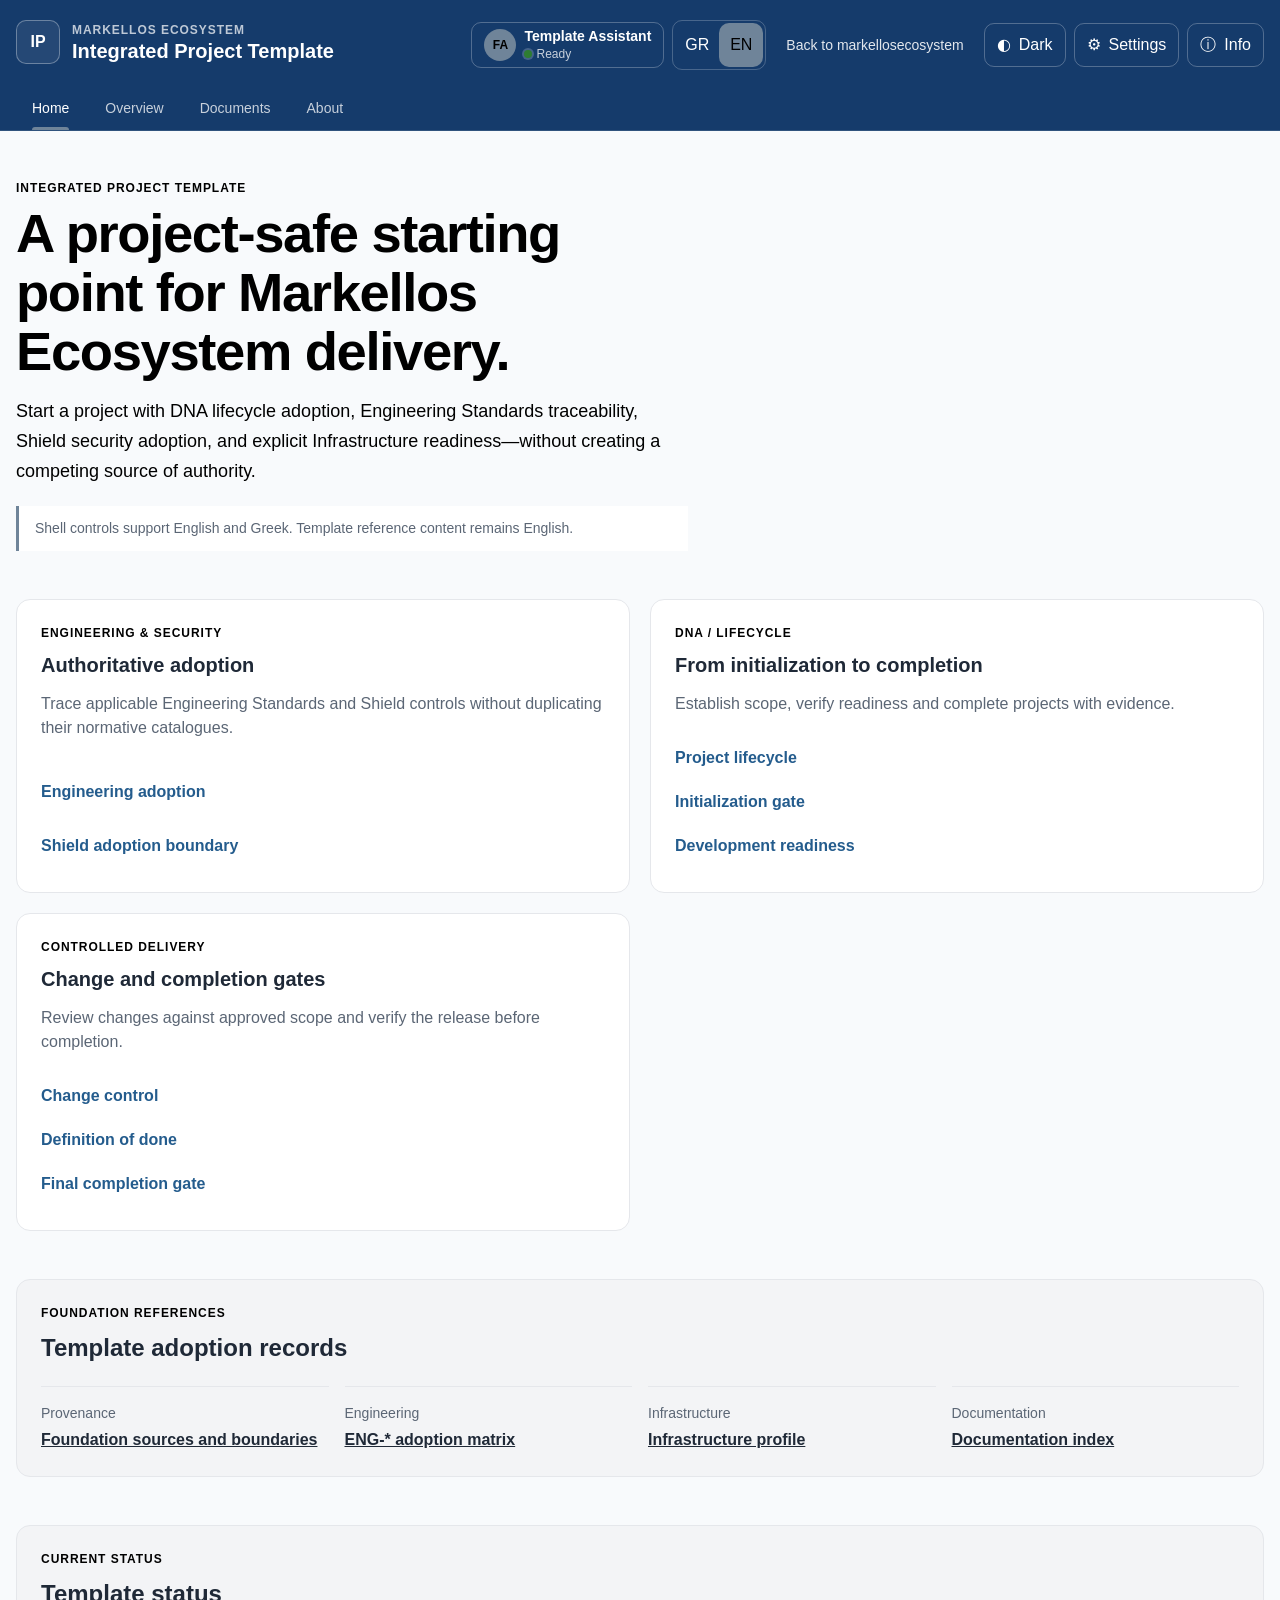
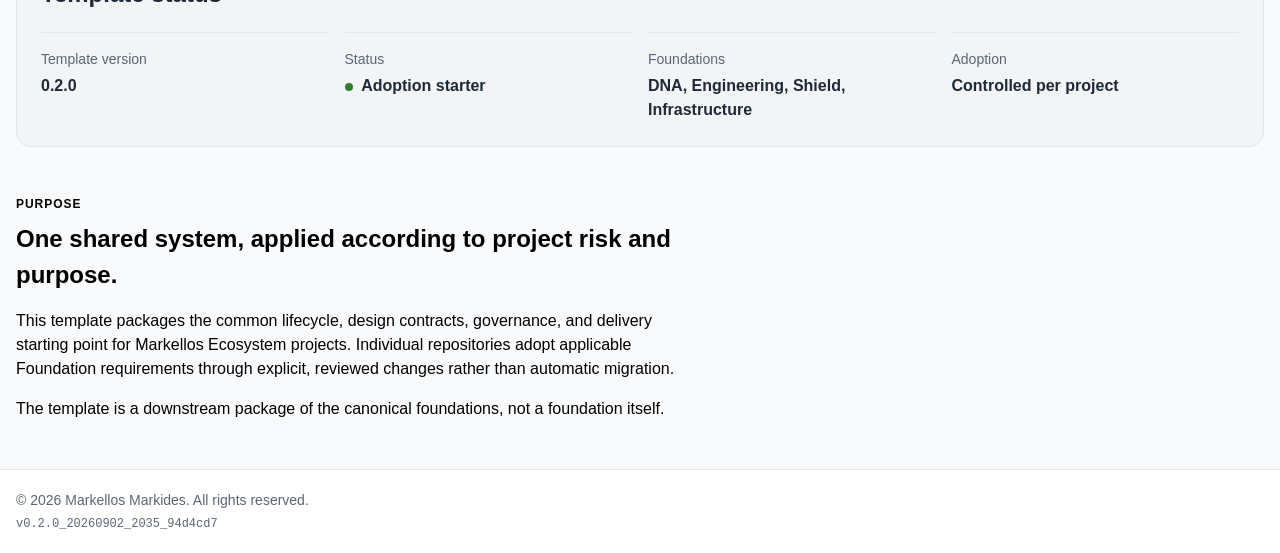
<file: index.html>
<!doctype html>
<html lang="en" data-theme="tech-toolbox" data-color-mode="light" data-font="system" data-text-size="100" data-spacing="comfortable">
<head>
  <meta charset="utf-8">
  <meta name="viewport" content="width=device-width, initial-scale=1">
  <meta name="description" content="Integrated Project Template: a safe adoption starter for DNA, Engineering Standards, Shield, and Infrastructure.">
  <meta name="theme-color" content="#153b6b">
  <meta name="build-version" content="0.2.0">
  <meta name="build-date" content="20260902">
  <meta name="build-time" content="2035">
  <meta name="build-time-zone" content="Europe/Nicosia">
  <meta name="build-commit" content="94d4cd7">
  <title>Integrated Project Template</title>
  <link rel="stylesheet" href="./design-system/tokens/tokens.css">
  <link rel="stylesheet" href="./dashboard.css">
</head>
<body>
  <header class="site-header">
    <div class="header-inner">
      <div class="identity-row">
        <a class="brand-lockup" href="#home" data-i18n-aria-label="dashboardHome" aria-label="Dashboard home">
          <span class="brand-mark" aria-hidden="true">IP</span>
          <span class="brand-copy">
            <span class="project-label">MARKELLOS ECOSYSTEM</span>
            <span class="project-name">Integrated Project Template</span>
          </span>
        </a>

        <div id="header-utilities" class="header-actions" role="group" data-i18n-aria-label="dashboardUtilities" aria-label="Dashboard utilities">
          <button id="assistant-button" class="assistant-button" type="button" aria-haspopup="dialog" aria-controls="assistant-dialog">
            <span class="assistant-avatar" aria-hidden="true">FA</span>
            <span class="assistant-copy">
              <span class="assistant-name" data-i18n="assistantName">Template Assistant</span>
              <span class="assistant-presence">
                <span class="assistant-status-dot" aria-hidden="true"></span>
                <span data-i18n="assistantStatus">Ready</span>
              </span>
            </span>
          </button>

          <div class="language-selector" role="group" data-i18n-aria-label="language" aria-label="Language">
            <button id="language-gr" class="language-button" type="button" data-language="el" data-i18n-aria-label="greekLanguage" aria-label="Greek" aria-pressed="false">GR</button>
            <button id="language-en" class="language-button" type="button" data-language="en" data-i18n-aria-label="englishLanguage" aria-label="English" aria-pressed="true">EN</button>
          </div>

          <a id="ecosystem-link" class="ecosystem-link" href="https://markellosecosystem.com/">Back to markellosecosystem</a>

          <button id="theme-toggle" class="header-control" type="button" aria-pressed="false">
            <span aria-hidden="true">◐</span>
            <span data-theme-toggle-label>Dark</span>
          </button>

          <button id="settings-button" class="header-control" type="button" aria-haspopup="dialog" aria-controls="settings-dialog">
            <span aria-hidden="true">⚙</span>
            <span data-i18n="settings">Settings</span>
          </button>

          <button id="info-button" class="header-control" type="button" aria-haspopup="dialog" aria-controls="info-dialog">
            <span aria-hidden="true">ⓘ</span>
            <span data-i18n="info">Info</span>
          </button>
        </div>
      </div>

      <div class="navigation-row">
        <button class="menu-button" type="button" aria-expanded="false" aria-controls="primary-navigation">
          <span aria-hidden="true">☰</span>
          <span data-i18n="navigation">Navigation</span>
        </button>
        <nav id="primary-navigation" class="primary-nav" data-i18n-aria-label="primaryNavigation" aria-label="Primary navigation">
          <a class="nav-link is-active" href="#home" data-i18n="home">Home</a>
          <a class="nav-link" href="#overview" data-i18n="overview">Overview</a>
          <a class="nav-link" href="#documents" data-i18n="documents">Documents</a>
          <a class="nav-link" href="#about" data-i18n="about">About</a>
        </nav>
      </div>
    </div>
  </header>

  <main id="home" class="main-content">
    <section class="hero" aria-labelledby="page-title">
      <p class="eyebrow">INTEGRATED PROJECT TEMPLATE</p>
      <h1 id="page-title">A project-safe starting point for Markellos Ecosystem delivery.</h1>
      <p class="hero-copy">
        Start a project with DNA lifecycle adoption, Engineering Standards traceability, Shield security adoption, and explicit Infrastructure readiness—without creating a competing source of authority.
      </p>
      <p id="language-status" class="shell-notice" role="status" aria-live="polite">
        Shell controls support English and Greek. Template reference content remains English.
      </p>
    </section>

    <section id="overview" class="card-grid" aria-label="Integrated template foundations and lifecycle">
      <article class="dashboard-card">
        <p class="card-label">ENGINEERING & SECURITY</p>
        <h2>Authoritative adoption</h2>
        <p>Trace applicable Engineering Standards and Shield controls without duplicating their normative catalogues.</p>
        <a class="card-link" href="./engineering/requirements/ENG_ADOPTION_MATRIX.md">Engineering adoption</a>
        <a class="card-link" href="./security/baseline/README.md">Shield adoption boundary</a>
      </article>
      <article class="dashboard-card">
        <p class="card-label">DNA / LIFECYCLE</p>
        <h2>From initialization to completion</h2>
        <p>Establish scope, verify readiness and complete projects with evidence.</p>
        <a class="card-link" href="./FRAMEWORK.md">Project lifecycle</a>
        <a class="card-link" href="./checklists/INITIALIZATION_GATE.md">Initialization gate</a>
        <a class="card-link" href="./checklists/DEVELOPMENT_READINESS.md">Development readiness</a>
      </article>
      <article class="dashboard-card">
        <p class="card-label">CONTROLLED DELIVERY</p>
        <h2>Change and completion gates</h2>
        <p>Review changes against approved scope and verify the release before completion.</p>
        <a class="card-link" href="./CHANGE_CONTROL.md">Change control</a>
        <a class="card-link" href="./DEFINITION_OF_DONE.md">Definition of done</a>
        <a class="card-link" href="./checklists/FINAL_COMPLETION_GATE.md">Final completion gate</a>
      </article>
    </section>

    <section id="documents" class="status-panel" aria-labelledby="documents-title">
      <div>
        <p class="eyebrow">FOUNDATION REFERENCES</p>
        <h2 id="documents-title">Template adoption records</h2>
      </div>
      <dl class="status-list">
        <div>
          <dt>Provenance</dt>
          <dd><a href="./FOUNDATION_SOURCES.md">Foundation sources and boundaries</a></dd>
        </div>
        <div>
          <dt>Engineering</dt>
          <dd><a href="./engineering/requirements/ENG_ADOPTION_MATRIX.md">ENG-* adoption matrix</a></dd>
        </div>
        <div>
          <dt>Infrastructure</dt>
          <dd><a href="./docs/infrastructure/INFRASTRUCTURE_PROFILE.md">Infrastructure profile</a></dd>
        </div>
        <div>
          <dt>Documentation</dt>
          <dd><a href="./docs/INDEX.md">Documentation index</a></dd>
        </div>
      </dl>
    </section>

    <section id="status" class="status-panel" aria-labelledby="status-title">
      <div>
        <p class="eyebrow">CURRENT STATUS</p>
        <h2 id="status-title">Template status</h2>
      </div>
      <dl class="status-list">
        <div>
          <dt>Template version</dt>
          <dd>0.2.0</dd>
        </div>
        <div>
          <dt>Status</dt>
          <dd><span class="status-dot" aria-hidden="true"></span> Adoption starter</dd>
        </div>
        <div>
          <dt>Foundations</dt>
          <dd>DNA, Engineering, Shield, Infrastructure</dd>
        </div>
        <div>
          <dt>Adoption</dt>
          <dd>Controlled per project</dd>
        </div>
      </dl>
    </section>

    <section id="about" class="simple-section" aria-labelledby="about-title">
      <p class="eyebrow">PURPOSE</p>
      <h2 id="about-title">One shared system, applied according to project risk and purpose.</h2>
      <p>
        This template packages the common lifecycle, design contracts, governance, and delivery starting point for Markellos Ecosystem projects. Individual repositories adopt applicable Foundation requirements through explicit, reviewed changes rather than automatic migration.
      </p>
      <p>The template is a downstream package of the canonical foundations, not a foundation itself.</p>
    </section>
  </main>

  <footer class="site-footer">
    <div class="footer-inner">
      <p class="footer-line" data-footer-line="copyright">© <span id="current-year">2026</span> Markellos Markides. All rights reserved.</p>
      <p class="footer-line build-id" data-footer-line="build" data-build-id data-i18n-aria-label="versionInformation" aria-label="Version information">v0.2.0_20260902_2035_94d4cd7</p>
    </div>
  </footer>

  <dialog id="assistant-dialog" class="shell-dialog" aria-labelledby="assistant-dialog-title">
    <div class="dialog-header">
      <div>
        <p class="dialog-eyebrow" data-i18n="assistantLabel">PROJECT ASSISTANT</p>
        <h2 id="assistant-dialog-title" data-i18n="assistantName">Template Assistant</h2>
      </div>
      <button class="dialog-close" type="button" data-close-dialog data-i18n-aria-label="closeAssistant" aria-label="Close Template Assistant">×</button>
    </div>
    <div class="assistant-panel">
      <span class="assistant-avatar assistant-avatar-large" aria-hidden="true">FA</span>
      <div>
        <p class="assistant-dialog-status"><span class="assistant-status-dot" aria-hidden="true"></span><span data-i18n="assistantStatus">Ready</span></p>
        <p data-i18n="assistantPlaceholder">Integrated template assistant. No external Assistant backend is connected.</p>
      </div>
    </div>
  </dialog>

  <dialog id="settings-dialog" class="shell-dialog" aria-labelledby="settings-dialog-title">
    <div class="dialog-header">
      <div>
        <p class="dialog-eyebrow" data-i18n="appearance">APPEARANCE</p>
        <h2 id="settings-dialog-title" data-i18n="settings">Settings</h2>
      </div>
      <button class="dialog-close" type="button" data-close-dialog data-i18n-aria-label="closeSettings" aria-label="Close Settings">×</button>
    </div>

    <div class="settings-grid">
      <label class="setting-field" for="accent-color">
        <span data-i18n="accentColour">Accent colour</span>
        <span class="color-control"><input id="accent-color" type="color" value="#6f8499"><output id="accent-value" for="accent-color">#6F8499</output></span>
      </label>

      <label class="setting-field" for="background-color">
        <span data-i18n="backgroundColour">Background colour</span>
        <span class="color-control"><input id="background-color" type="color" value="#f8fafc"><output id="background-value" for="background-color">#F8FAFC</output></span>
      </label>

      <label class="setting-field" for="font-choice">
        <span data-i18n="font">Font</span>
        <select id="font-choice">
          <option value="system" data-i18n="fontSystem">System sans</option>
          <option value="humanist" data-i18n="fontHumanist">Humanist sans</option>
          <option value="serif" data-i18n="fontSerif">Readable serif</option>
        </select>
      </label>

      <label class="setting-field" for="text-size">
        <span data-i18n="textSize">Text size</span>
        <select id="text-size">
          <option value="100" data-i18n="textStandard">Standard</option>
          <option value="112.5" data-i18n="textLarge">Large</option>
          <option value="125" data-i18n="textLarger">Larger</option>
        </select>
      </label>

      <label class="setting-field" for="spacing-choice">
        <span data-i18n="spacing">Spacing</span>
        <select id="spacing-choice">
          <option value="compact" data-i18n="spacingCompact">Compact</option>
          <option value="comfortable" data-i18n="spacingComfortable">Comfortable</option>
          <option value="spacious" data-i18n="spacingSpacious">Spacious</option>
        </select>
      </label>
    </div>

    <p id="appearance-status" class="dialog-status" role="status" aria-live="polite"></p>
    <div class="dialog-actions">
      <button id="reset-appearance" class="secondary-button" type="button" data-i18n="resetAppearance">Reset appearance</button>
      <button class="primary-button" type="button" data-close-dialog data-i18n="close">Close</button>
    </div>
  </dialog>

  <dialog id="info-dialog" class="shell-dialog" aria-labelledby="info-dialog-title">
    <div class="dialog-header">
      <div>
        <p class="dialog-eyebrow">MARKELLOS ECOSYSTEM</p>
        <h2 id="info-dialog-title" data-i18n="info">Info</h2>
      </div>
      <button class="dialog-close" type="button" data-close-dialog data-i18n-aria-label="closeInfo" aria-label="Close Info">×</button>
    </div>

    <div class="info-list">
      <details>
        <summary data-i18n="importantInfo">Important Info</summary>
        <p data-i18n="importantDescription">This site is a project-starter reference for the Markellos Ecosystem foundations.</p>
      </details>
      <details>
        <summary data-i18n="feedback">Feedback</summary>
        <p data-i18n="feedbackDescription">No public feedback channel is configured for this site.</p>
      </details>
      <hr>
      <details>
        <summary data-i18n="license">License</summary>
        <p data-i18n="licenseDescription">Refer to the approved project licensing documentation.</p>
      </details>
      <details>
        <summary data-i18n="privacy">Privacy</summary>
        <p data-i18n="privacyDescription">Appearance preferences are stored locally on this device; no analytics service is configured.</p>
      </details>
      <details>
        <summary data-i18n="analyticsChoices">Analytics choices</summary>
        <p data-i18n="analyticsDescription">No analytics service is configured for this template site.</p>
      </details>
      <details>
        <summary data-i18n="copyrightProtected">Copyright protected</summary>
        <p data-i18n="copyrightDescription">Copyright applies to this template site and related project materials.</p>
      </details>
      <hr>
      <p>© <span data-current-year>2026</span> Markellos Markides. All rights reserved.</p>
      <p class="build-id" data-build-id>v0.2.0_20260902_2035_94d4cd7</p>
    </div>
    <div class="dialog-actions">
      <button class="primary-button" type="button" data-close-dialog data-i18n="close">Close</button>
    </div>
  </dialog>

  <script src="./dashboard.js"></script>
</body>
</html>
</file>
<file: design-system/tokens/tokens.css>
/* Markellos Ecosystem Design Tokens v1.2.0
 * Source of truth: design-system/tokens/tokens.json
 * Do not edit theme values inside application code.
 */

:root {
  color-scheme: light;

  /* Core brand */
  --color-brand-900: #153b6b;
  --color-brand-800: #1d4d79;
  --color-brand-700: #245c8d;
  --color-brand-600: #2f6f9f;
  --color-brand-500: #4f82a8;
  --color-brand-300: #9dbbd1;
  --color-brand-100: #eaf2f8;
  --color-brand-50: #f5f9fc;

  /* Neutral source tokens */
  --color-neutral-950: #111827;
  --color-neutral-900: #1f2937;
  --color-neutral-700: #4b5563;
  --color-neutral-600: #5b6675;
  --color-neutral-500: #6b7280;
  --color-neutral-300: #d1d5db;
  --color-neutral-200: #e5e7eb;
  --color-neutral-100: #f3f4f6;
  --color-neutral-50: #f8fafc;
  --color-neutral-0: #ffffff;

  /* Semantic roles */
  --color-background: #f8fafc;
  --color-surface: #ffffff;
  --color-surface-subtle: #f3f4f6;
  --color-text: #1f2937;
  --color-text-muted: #5b6675;
  --color-border: #e5e7eb;
  --color-success: #2e7d32;
  --color-warning: #a15c00;
  --color-error: #b42318;
  --color-info: #2563eb;
  --color-focus: #0b6ebd;

  /* Default app theme */
  --app-accent: #6f8499;
  --app-accent-strong: #405b73;
  --app-accent-soft: #e9eef2;
  --app-on-accent: #111827;
  --app-on-accent-strong: #ffffff;

  /* Typography */
  --font-sans: Inter, "Noto Sans", "Segoe UI", Roboto, "Helvetica Neue", Arial, sans-serif;
  --font-mono: "JetBrains Mono", SFMono-Regular, Consolas, "Liberation Mono", monospace;
  --font-weight-regular: 400;
  --font-weight-medium: 500;
  --font-weight-semibold: 600;
  --font-weight-bold: 700;
  --font-size-xs: 0.75rem;
  --font-size-sm: 0.875rem;
  --font-size-md: 1rem;
  --font-size-lg: 1.125rem;
  --font-size-xl: 1.25rem;
  --font-size-2xl: 1.5rem;
  --font-size-3xl: 1.875rem;
  --font-size-4xl: 2.25rem;
  --line-height-tight: 1.2;
  --line-height-compact: 1.3;
  --line-height-snug: 1.4;
  --line-height-normal: 1.5;
  --line-height-relaxed: 1.65;

  /* Spacing: 4 px base grid */
  --space-0: 0;
  --space-1: 0.25rem;
  --space-2: 0.5rem;
  --space-3: 0.75rem;
  --space-4: 1rem;
  --space-5: 1.25rem;
  --space-6: 1.5rem;
  --space-8: 2rem;
  --space-10: 2.5rem;
  --space-12: 3rem;
  --space-16: 4rem;
  --space-20: 5rem;

  /* Shape and elevation */
  --radius-sm: 0.375rem;
  --radius-md: 0.625rem;
  --radius-lg: 0.875rem;
  --radius-xl: 1.25rem;
  --radius-pill: 9999px;
  --shadow-sm: 0 1px 3px rgb(17 24 39 / 8%);
  --shadow-md: 0 4px 12px -2px rgb(17 24 39 / 12%);
  --shadow-lg: 0 12px 28px -6px rgb(17 24 39 / 16%);

  /* Sizing */
  --control-sm: 2rem;
  --control-md: 2.5rem;
  --control-lg: 3rem;
  --touch-target-min: 2.75rem;
  --content-narrow: 42rem;
  --content-default: 72rem;
  --content-wide: 90rem;
  --sidebar-compact: 4.5rem;
  --sidebar-default: 15rem;

  /* Motion */
  --duration-fast: 120ms;
  --duration-normal: 200ms;
  --duration-slow: 320ms;
  --easing-standard: cubic-bezier(0.2, 0, 0, 1);
  --easing-enter: cubic-bezier(0, 0, 0.2, 1);
  --easing-exit: cubic-bezier(0.4, 0, 1, 1);
}

[data-theme="tech-toolbox"] {
  --app-accent: #6f8499;
  --app-accent-strong: #405b73;
  --app-accent-soft: #e9eef2;
  --app-on-accent: #111827;
  --app-on-accent-strong: #ffffff;
}

[data-theme="mnemonics"] {
  --app-accent: #2b7a78;
  --app-accent-strong: #1e5c5a;
  --app-accent-soft: #e3f1f0;
  --app-on-accent: #ffffff;
  --app-on-accent-strong: #ffffff;
}

[data-theme="writing"] {
  --app-accent: #6e688a;
  --app-accent-strong: #504b6a;
  --app-accent-soft: #eeecf4;
  --app-on-accent: #ffffff;
  --app-on-accent-strong: #ffffff;
}

[data-theme="chess"] {
  --app-accent: #d9ae20;
  --app-accent-strong: #8b6b00;
  --app-accent-soft: #fff5c7;
  --app-on-accent: #1f2937;
  --app-on-accent-strong: #ffffff;
}

[data-theme="engineering"] {
  --app-accent: #f2c230;
  --app-accent-strong: #2f638c;
  --app-accent-soft: #fff6d6;
  --app-on-accent: #1f2937;
  --app-on-accent-strong: #ffffff;
}

@media (prefers-reduced-motion: reduce) {
  :root {
    --duration-fast: 0ms;
    --duration-normal: 0ms;
    --duration-slow: 0ms;
  }
}
</file>
<file: dashboard.css>
* {
  box-sizing: border-box;
}

html {
  scroll-behavior: smooth;
  font-size: var(--user-text-size, 100%);
}

html[data-color-mode="dark"] {
  color-scheme: dark;
  --color-background: var(--color-neutral-950);
  --color-surface: var(--color-neutral-900);
  --color-surface-subtle: var(--color-neutral-900);
  --color-text: var(--color-neutral-50);
  --color-text-muted: var(--color-neutral-300);
  --color-border: var(--color-neutral-700);
}

html[data-font="system"] body {
  font-family: var(--font-sans);
}

html[data-font="humanist"] body {
  font-family: "Segoe UI", "Noto Sans", var(--font-sans);
}

html[data-font="serif"] body {
  font-family: Georgia, "Noto Serif", serif;
}

html[data-spacing="compact"] {
  --shell-density: 0.8;
}

html[data-spacing="comfortable"] {
  --shell-density: 1;
}

html[data-spacing="spacious"] {
  --shell-density: 1.25;
}

body {
  margin: 0;
  min-width: 0;
  min-height: 100vh;
  display: flex;
  flex-direction: column;
  background: var(--user-background, var(--color-background));
  color: var(--page-text, var(--color-text));
  line-height: var(--line-height-normal);
}

body:has(dialog[open]) {
  overflow: hidden;
}

a {
  color: inherit;
}

button,
select,
input {
  font: inherit;
}

a:focus-visible,
button:focus-visible,
select:focus-visible,
input:focus-visible {
  outline: 3px solid var(--color-focus);
  outline-offset: 3px;
}

button,
a,
select,
input {
  -webkit-tap-highlight-color: transparent;
}

.site-header {
  background: var(--color-brand-900);
  color: var(--color-neutral-0);
  border-bottom: 1px solid rgb(255 255 255 / 12%);
}

.header-inner,
.main-content,
.footer-inner {
  width: min(calc(100% - 2rem), var(--content-wide));
  margin-inline: auto;
}

.header-inner {
  padding-block: var(--space-5) 0;
}

.identity-row {
  display: flex;
  align-items: center;
  justify-content: space-between;
  gap: var(--space-6);
}

.brand-lockup {
  min-width: 0;
  display: inline-flex;
  align-items: center;
  gap: var(--space-3);
  color: inherit;
  text-decoration: none;
}

.brand-mark {
  width: 2.75rem;
  height: 2.75rem;
  flex: 0 0 2.75rem;
  display: grid;
  place-items: center;
  border: 1px solid rgb(255 255 255 / 32%);
  border-radius: var(--radius-md);
  background: rgb(255 255 255 / 7%);
  font-weight: var(--font-weight-bold);
}

.brand-copy,
.assistant-copy {
  min-width: 0;
  display: grid;
}

.project-label,
.eyebrow,
.card-label,
.dialog-eyebrow {
  font-size: var(--font-size-xs);
  font-weight: var(--font-weight-semibold);
  letter-spacing: 0.08em;
  text-transform: uppercase;
}

.project-label {
  color: rgb(255 255 255 / 72%);
}

.project-name {
  font-size: var(--font-size-xl);
  font-weight: var(--font-weight-bold);
  line-height: var(--line-height-tight);
}

.header-actions {
  min-width: 0;
  display: flex;
  align-items: center;
  justify-content: flex-end;
  gap: var(--space-2);
}

.assistant-button,
.header-control,
.language-button,
.menu-button,
.dialog-close,
.primary-button,
.secondary-button,
.info-list summary {
  min-height: var(--touch-target-min);
  border-radius: var(--radius-md);
  cursor: pointer;
}

.assistant-button,
.header-control,
.language-button,
.menu-button {
  border: 1px solid rgb(255 255 255 / 26%);
  background: transparent;
  color: inherit;
}

.assistant-button:hover,
.header-control:hover,
.language-button:hover,
.menu-button:hover {
  background: rgb(255 255 255 / 10%);
}

.assistant-button {
  min-width: 11.5rem;
  display: inline-flex;
  align-items: center;
  gap: var(--space-2);
  padding: var(--space-1) var(--space-3);
  text-align: left;
}

.assistant-avatar {
  width: 2rem;
  height: 2rem;
  flex: 0 0 2rem;
  display: grid;
  place-items: center;
  border-radius: var(--radius-pill);
  background: var(--user-accent, var(--app-accent));
  color: var(--user-accent-contrast, var(--app-on-accent));
  font-size: var(--font-size-xs);
  font-weight: var(--font-weight-bold);
}

.assistant-name {
  overflow-wrap: anywhere;
  font-size: var(--font-size-sm);
  font-weight: var(--font-weight-semibold);
  line-height: var(--line-height-compact);
}

.assistant-presence,
.assistant-dialog-status {
  display: inline-flex;
  align-items: center;
  gap: var(--space-1);
  color: rgb(255 255 255 / 76%);
  font-size: var(--font-size-xs);
}

.assistant-status-dot {
  width: 0.5rem;
  height: 0.5rem;
  flex: 0 0 0.5rem;
  border-radius: var(--radius-pill);
  background: var(--color-success);
  box-shadow: 0 0 0 2px rgb(255 255 255 / 20%);
}

.language-selector {
  display: inline-flex;
  align-items: center;
  padding: 2px;
  border: 1px solid rgb(255 255 255 / 22%);
  border-radius: var(--radius-md);
}

.language-button {
  min-width: var(--touch-target-min);
  padding-inline: var(--space-2);
  border-color: transparent;
}

.language-button[aria-pressed="true"] {
  background: var(--user-accent, var(--app-accent));
  color: var(--user-accent-contrast, var(--app-on-accent));
}

.header-control,
.menu-button {
  min-width: var(--touch-target-min);
  display: inline-flex;
  align-items: center;
  justify-content: center;
  gap: var(--space-2);
  padding-inline: var(--space-3);
  white-space: nowrap;
}

.ecosystem-link {
  min-height: var(--touch-target-min);
  display: inline-flex;
  align-items: center;
  padding-inline: var(--space-3);
  border-radius: var(--radius-md);
  color: rgb(255 255 255 / 88%);
  font-size: var(--font-size-sm);
  text-decoration: none;
  white-space: nowrap;
}

.ecosystem-link:hover {
  background: rgb(255 255 255 / 10%);
  color: var(--color-neutral-0);
}

.navigation-row {
  display: flex;
  align-items: center;
  margin-top: var(--space-4);
}

.menu-button {
  display: none;
}

.primary-nav {
  min-width: 0;
  display: flex;
  gap: var(--space-1);
  overflow-x: auto;
}

.nav-link {
  position: relative;
  min-height: var(--touch-target-min);
  display: inline-flex;
  align-items: center;
  padding-inline: var(--space-4);
  color: rgb(255 255 255 / 76%);
  font-size: var(--font-size-sm);
  font-weight: var(--font-weight-medium);
  text-decoration: none;
  white-space: nowrap;
}

.nav-link:hover,
.nav-link.is-active {
  color: var(--color-neutral-0);
}

.nav-link.is-active::after {
  content: "";
  position: absolute;
  right: var(--space-4);
  bottom: 0;
  left: var(--space-4);
  height: 3px;
  border-radius: var(--radius-pill) var(--radius-pill) 0 0;
  background: var(--user-accent, var(--app-accent));
}

.main-content {
  flex: 1;
  padding-block: calc(var(--space-12) * var(--shell-density, 1));
}

.hero {
  max-width: var(--content-narrow);
  margin-bottom: calc(var(--space-12) * var(--shell-density, 1));
}

.eyebrow,
.card-label,
.dialog-eyebrow {
  margin: 0 0 var(--space-2);
  color: var(--page-muted, var(--color-text-muted));
}

.hero h1,
.simple-section h2 {
  color: var(--page-text, var(--color-text));
}

.hero h1,
.status-panel h2,
.simple-section h2,
.dashboard-card h2,
.shell-dialog h2 {
  margin-top: 0;
}

.hero h1 {
  margin-bottom: var(--space-4);
  font-size: clamp(2rem, 5vw, 3.4rem);
  line-height: 1.08;
  letter-spacing: -0.025em;
}

.hero-copy {
  margin: 0;
  color: var(--page-muted, var(--color-text-muted));
  font-size: var(--font-size-lg);
  line-height: var(--line-height-relaxed);
}

.shell-notice {
  margin: var(--space-5) 0 0;
  padding: var(--space-3) var(--space-4);
  border-inline-start: 3px solid var(--user-accent, var(--app-accent));
  background: var(--color-surface);
  color: var(--color-text-muted);
  font-size: var(--font-size-sm);
}

.card-grid {
  display: grid;
  grid-template-columns: repeat(2, minmax(0, 1fr));
  gap: calc(var(--space-5) * var(--shell-density, 1));
}

.dashboard-card {
  min-width: 0;
  min-height: 15rem;
  display: flex;
  flex-direction: column;
  padding: calc(var(--space-6) * var(--shell-density, 1));
  border: 1px solid var(--color-border);
  border-radius: var(--radius-lg);
  background: var(--color-surface);
  color: var(--color-text);
}

.dashboard-card h2 {
  margin-bottom: var(--space-3);
  font-size: var(--font-size-xl);
}

.dashboard-card p:not(.card-label) {
  margin-top: 0;
  margin-bottom: var(--space-5);
  color: var(--color-text-muted);
}

.card-link {
  width: fit-content;
  min-height: var(--touch-target-min);
  display: inline-flex;
  align-items: center;
  margin-top: auto;
  color: var(--color-brand-700);
  font-weight: var(--font-weight-semibold);
  text-decoration: none;
}

html[data-color-mode="dark"] .card-link {
  color: var(--color-brand-300);
}

.card-link:hover {
  text-decoration: underline;
  text-underline-offset: 0.2em;
}

.status-panel {
  margin-top: calc(var(--space-12) * var(--shell-density, 1));
  padding: calc(var(--space-6) * var(--shell-density, 1));
  border: 1px solid var(--color-border);
  border-radius: var(--radius-lg);
  background: var(--color-surface-subtle);
  color: var(--color-text);
}

.status-panel > div:first-child {
  margin-bottom: var(--space-5);
}

.status-panel h2,
.simple-section h2 {
  margin-bottom: 0;
  font-size: var(--font-size-2xl);
}

.status-list {
  display: grid;
  grid-template-columns: repeat(4, minmax(0, 1fr));
  gap: var(--space-4);
  margin: 0;
}

.status-list > div {
  min-width: 0;
  padding-top: var(--space-4);
  border-top: 1px solid var(--color-border);
}

.status-list dt {
  margin-bottom: var(--space-1);
  color: var(--color-text-muted);
  font-size: var(--font-size-sm);
}

.status-list dd {
  margin: 0;
  overflow-wrap: anywhere;
  font-weight: var(--font-weight-semibold);
}

.status-dot {
  width: 0.55rem;
  height: 0.55rem;
  display: inline-block;
  margin-right: var(--space-1);
  border-radius: var(--radius-pill);
  background: var(--color-success);
}

.simple-section {
  max-width: var(--content-narrow);
  margin-top: calc(var(--space-12) * var(--shell-density, 1));
}

.simple-section p:last-child {
  margin-bottom: 0;
  color: var(--page-muted, var(--color-text-muted));
}

.site-footer {
  border-top: 1px solid var(--color-border);
  background: var(--color-surface);
}

.footer-inner {
  display: grid;
  gap: var(--space-1);
  padding-block: var(--space-5);
  color: var(--color-text-muted);
  font-size: var(--font-size-sm);
}

.footer-line {
  margin: 0;
}

.build-id {
  font-family: var(--font-mono);
  font-size: var(--font-size-xs);
  overflow-wrap: anywhere;
}

.shell-dialog {
  width: min(calc(100% - 2rem), 36rem);
  max-height: min(44rem, calc(100dvh - 2rem));
  margin: auto;
  padding: var(--space-6);
  overflow: auto;
  border: 1px solid var(--color-border);
  border-radius: var(--radius-lg);
  background: var(--color-surface);
  color: var(--color-text);
  box-shadow: var(--shadow-lg);
}

.shell-dialog:not([open]) {
  display: none;
}

.shell-dialog::backdrop {
  background: rgb(17 24 39 / 70%);
}

.dialog-header {
  display: flex;
  align-items: flex-start;
  justify-content: space-between;
  gap: var(--space-4);
  margin-bottom: var(--space-6);
}

.dialog-header h2 {
  margin-bottom: 0;
  font-size: var(--font-size-2xl);
}

.dialog-eyebrow {
  color: var(--color-text-muted);
}

.dialog-close {
  width: var(--touch-target-min);
  flex: 0 0 var(--touch-target-min);
  border: 1px solid var(--color-border);
  background: var(--color-surface-subtle);
  color: var(--color-text);
  font-size: var(--font-size-xl);
}

.dialog-close:hover,
.secondary-button:hover,
.info-list summary:hover {
  background: var(--app-accent-soft);
}

.assistant-panel {
  display: flex;
  align-items: flex-start;
  gap: var(--space-4);
}

.assistant-avatar-large {
  width: 3rem;
  height: 3rem;
  flex-basis: 3rem;
  font-size: var(--font-size-sm);
}

.assistant-dialog-status {
  margin-top: 0;
  color: var(--color-text-muted);
}

.assistant-dialog-status .assistant-status-dot {
  box-shadow: none;
}

.settings-grid {
  display: grid;
  grid-template-columns: repeat(2, minmax(0, 1fr));
  gap: var(--space-4);
}

.setting-field {
  min-width: 0;
  display: grid;
  gap: var(--space-2);
  color: var(--color-text);
  font-size: var(--font-size-sm);
  font-weight: var(--font-weight-semibold);
}

.setting-field select,
.color-control {
  min-height: var(--touch-target-min);
  border: 1px solid var(--color-border);
  border-radius: var(--radius-md);
  background: var(--color-surface);
  color: var(--color-text);
}

.setting-field select {
  width: 100%;
  padding-inline: var(--space-3);
}

.color-control {
  display: flex;
  align-items: center;
  gap: var(--space-3);
  padding: var(--space-1) var(--space-3) var(--space-1) var(--space-1);
}

.color-control input[type="color"] {
  width: var(--touch-target-min);
  height: calc(var(--touch-target-min) - var(--space-2));
  padding: 0;
  border: 0;
  background: transparent;
  cursor: pointer;
}

.color-control output {
  min-width: 0;
  font-family: var(--font-mono);
  font-size: var(--font-size-xs);
  overflow-wrap: anywhere;
}

.dialog-status {
  min-height: 1.5em;
  margin: var(--space-4) 0 0;
  color: var(--color-text-muted);
  font-size: var(--font-size-sm);
}

.dialog-actions {
  display: flex;
  justify-content: flex-end;
  gap: var(--space-3);
  margin-top: var(--space-5);
}

.primary-button,
.secondary-button {
  padding-inline: var(--space-4);
  border: 1px solid var(--color-border);
}

.primary-button {
  border-color: var(--user-accent, var(--app-accent));
  background: var(--user-accent, var(--app-accent));
  color: var(--user-accent-contrast, var(--app-on-accent));
}

.primary-button:hover {
  filter: brightness(0.94);
}

.secondary-button {
  background: var(--color-surface);
  color: var(--color-text);
}

.info-list {
  display: grid;
  gap: var(--space-1);
}

.info-list details {
  border-radius: var(--radius-md);
}

.info-list summary {
  display: flex;
  align-items: center;
  padding-inline: var(--space-3);
  color: var(--color-text);
  font-weight: var(--font-weight-medium);
}

.info-list details > p {
  padding: 0 var(--space-3) var(--space-3);
  color: var(--color-text-muted);
  font-size: var(--font-size-sm);
}

.info-list hr {
  width: 100%;
  height: 1px;
  margin: var(--space-3) 0;
  border: 0;
  background: var(--color-border);
}

.info-list p {
  margin: 0;
  overflow-wrap: anywhere;
}

@media (max-width: 80rem) {
  .identity-row {
    align-items: flex-start;
  }

  .header-actions {
    flex-wrap: wrap;
  }
}

@media (max-width: 64rem) {
  .identity-row {
    flex-direction: column;
  }

  .header-actions {
    width: 100%;
    justify-content: flex-start;
  }

  .status-list {
    grid-template-columns: repeat(2, minmax(0, 1fr));
  }
}

@media (max-width: 48rem) {
  .header-inner,
  .main-content,
  .footer-inner {
    width: min(calc(100% - 1.5rem), var(--content-wide));
  }

  .header-actions {
    display: grid;
    grid-template-columns: repeat(2, minmax(0, 1fr));
  }

  .assistant-button,
  .ecosystem-link {
    grid-column: 1 / -1;
  }

  .assistant-button,
  .ecosystem-link,
  .header-control,
  .language-selector {
    width: 100%;
  }

  .ecosystem-link {
    justify-content: center;
    white-space: normal;
    text-align: center;
  }

  .language-button {
    flex: 1;
  }

  .navigation-row {
    display: grid;
  }

  .menu-button {
    display: inline-flex;
    width: fit-content;
    margin-bottom: var(--space-3);
  }

  .primary-nav {
    display: none;
    flex-direction: column;
    padding-bottom: var(--space-4);
    overflow: visible;
  }

  .primary-nav.is-open {
    display: flex;
  }

  .nav-link.is-active::after {
    top: 0.5rem;
    right: auto;
    bottom: 0.5rem;
    left: 0;
    width: 3px;
    height: auto;
    border-radius: var(--radius-pill);
  }

  .card-grid,
  .settings-grid {
    grid-template-columns: 1fr;
  }

  .dashboard-card {
    min-height: 0;
  }
}

@media (max-width: 30rem) {
  .project-label {
    font-size: 0.68rem;
  }

  .project-name {
    font-size: var(--font-size-lg);
  }

  .brand-mark {
    width: 2.5rem;
    height: 2.5rem;
    flex-basis: 2.5rem;
  }

  .status-list {
    grid-template-columns: 1fr;
  }

  .shell-dialog {
    width: min(calc(100% - 1rem), 36rem);
    padding: var(--space-4);
  }

  .dialog-actions {
    align-items: stretch;
    flex-direction: column-reverse;
  }

  .primary-button,
  .secondary-button {
    width: 100%;
  }
}

@media (prefers-reduced-motion: reduce) {
  html {
    scroll-behavior: auto;
  }

  *,
  *::before,
  *::after {
    animation-duration: 0.01ms;
    animation-iteration-count: 1;
    transition-duration: 0.01ms;
  }
}
</file>
